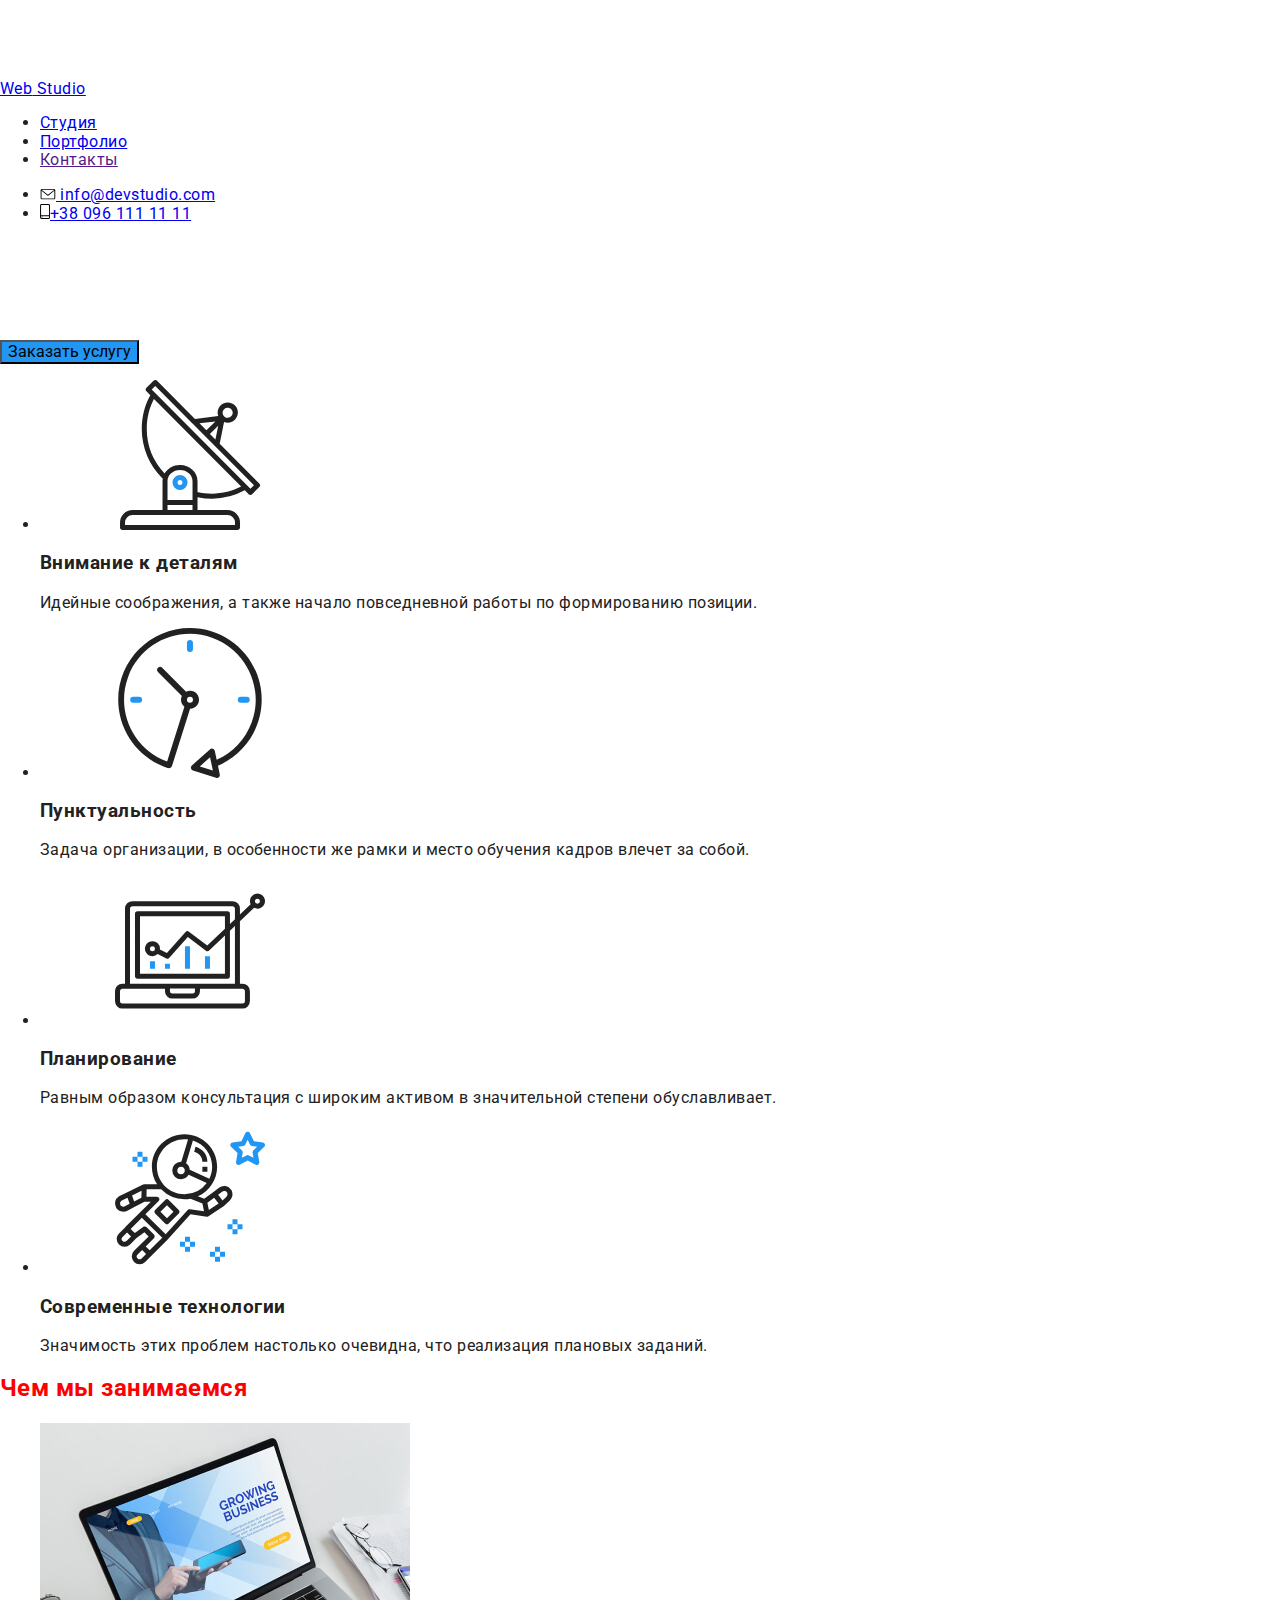
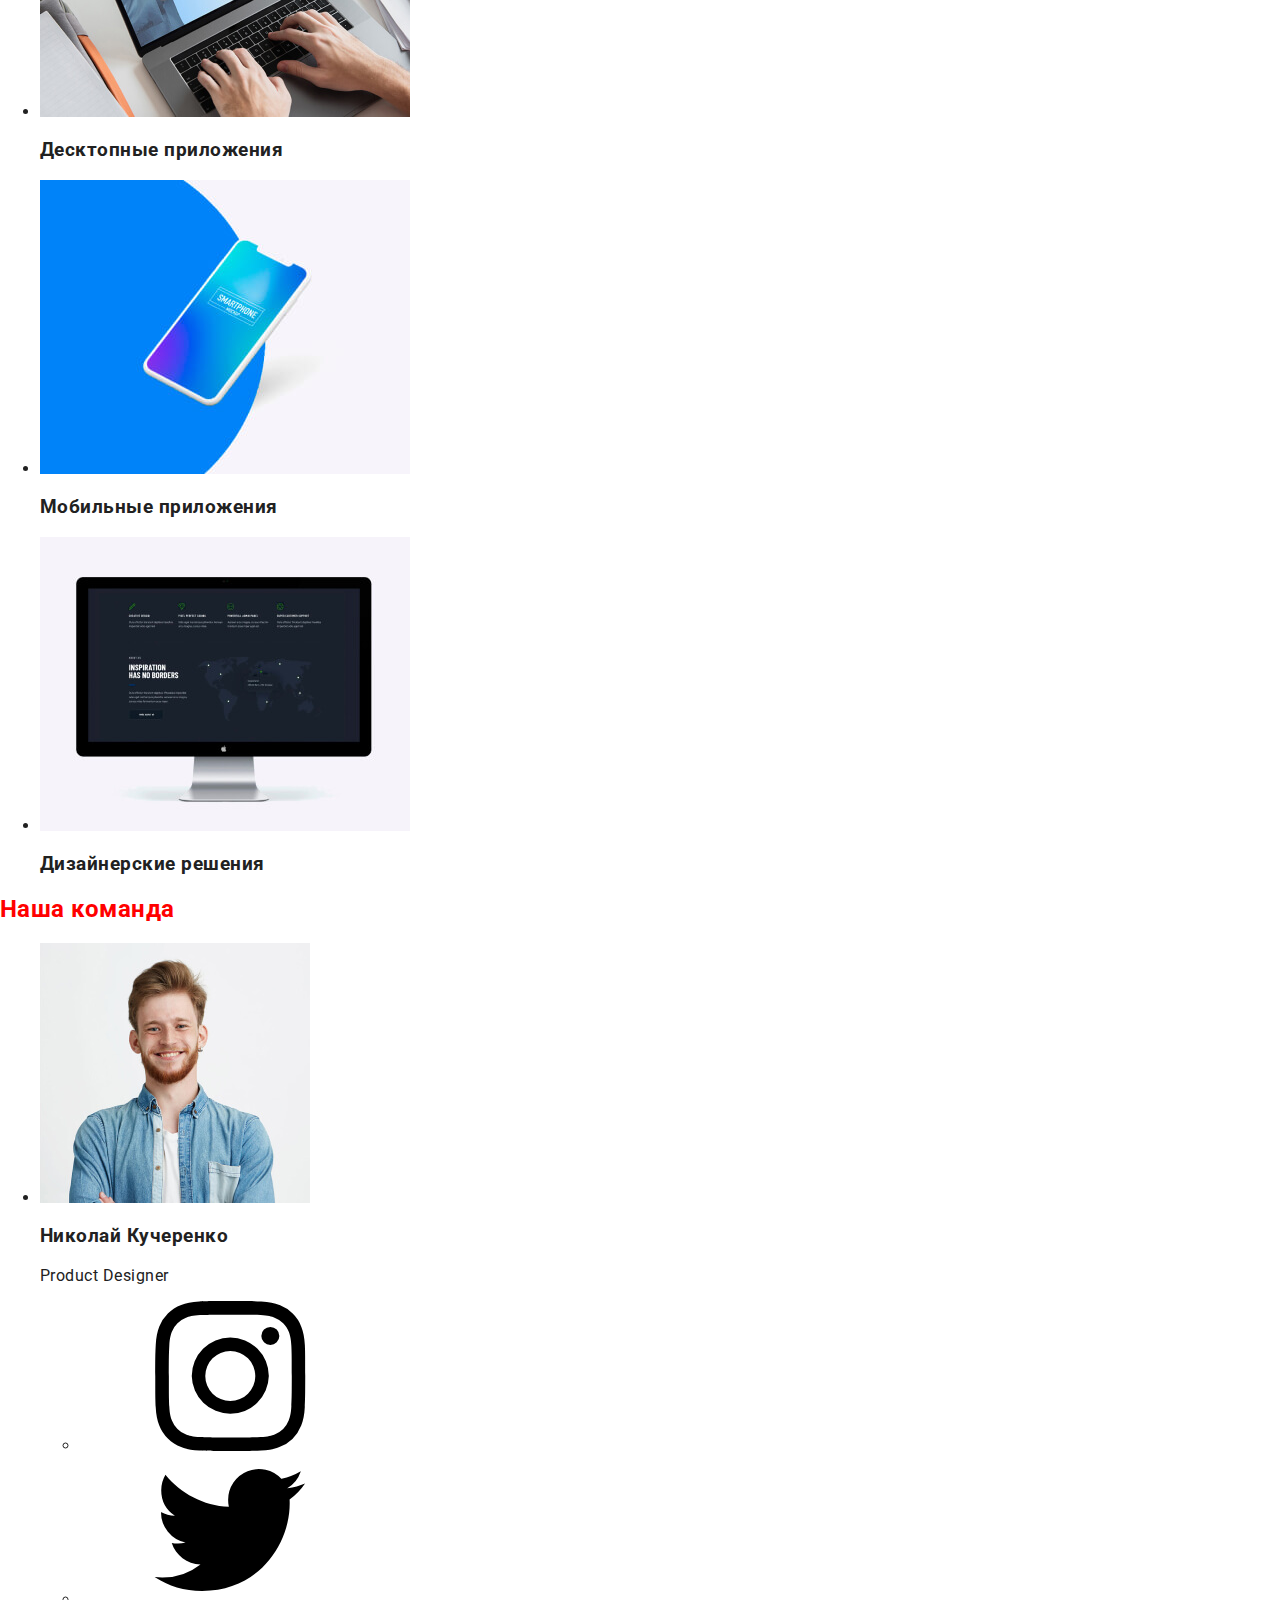
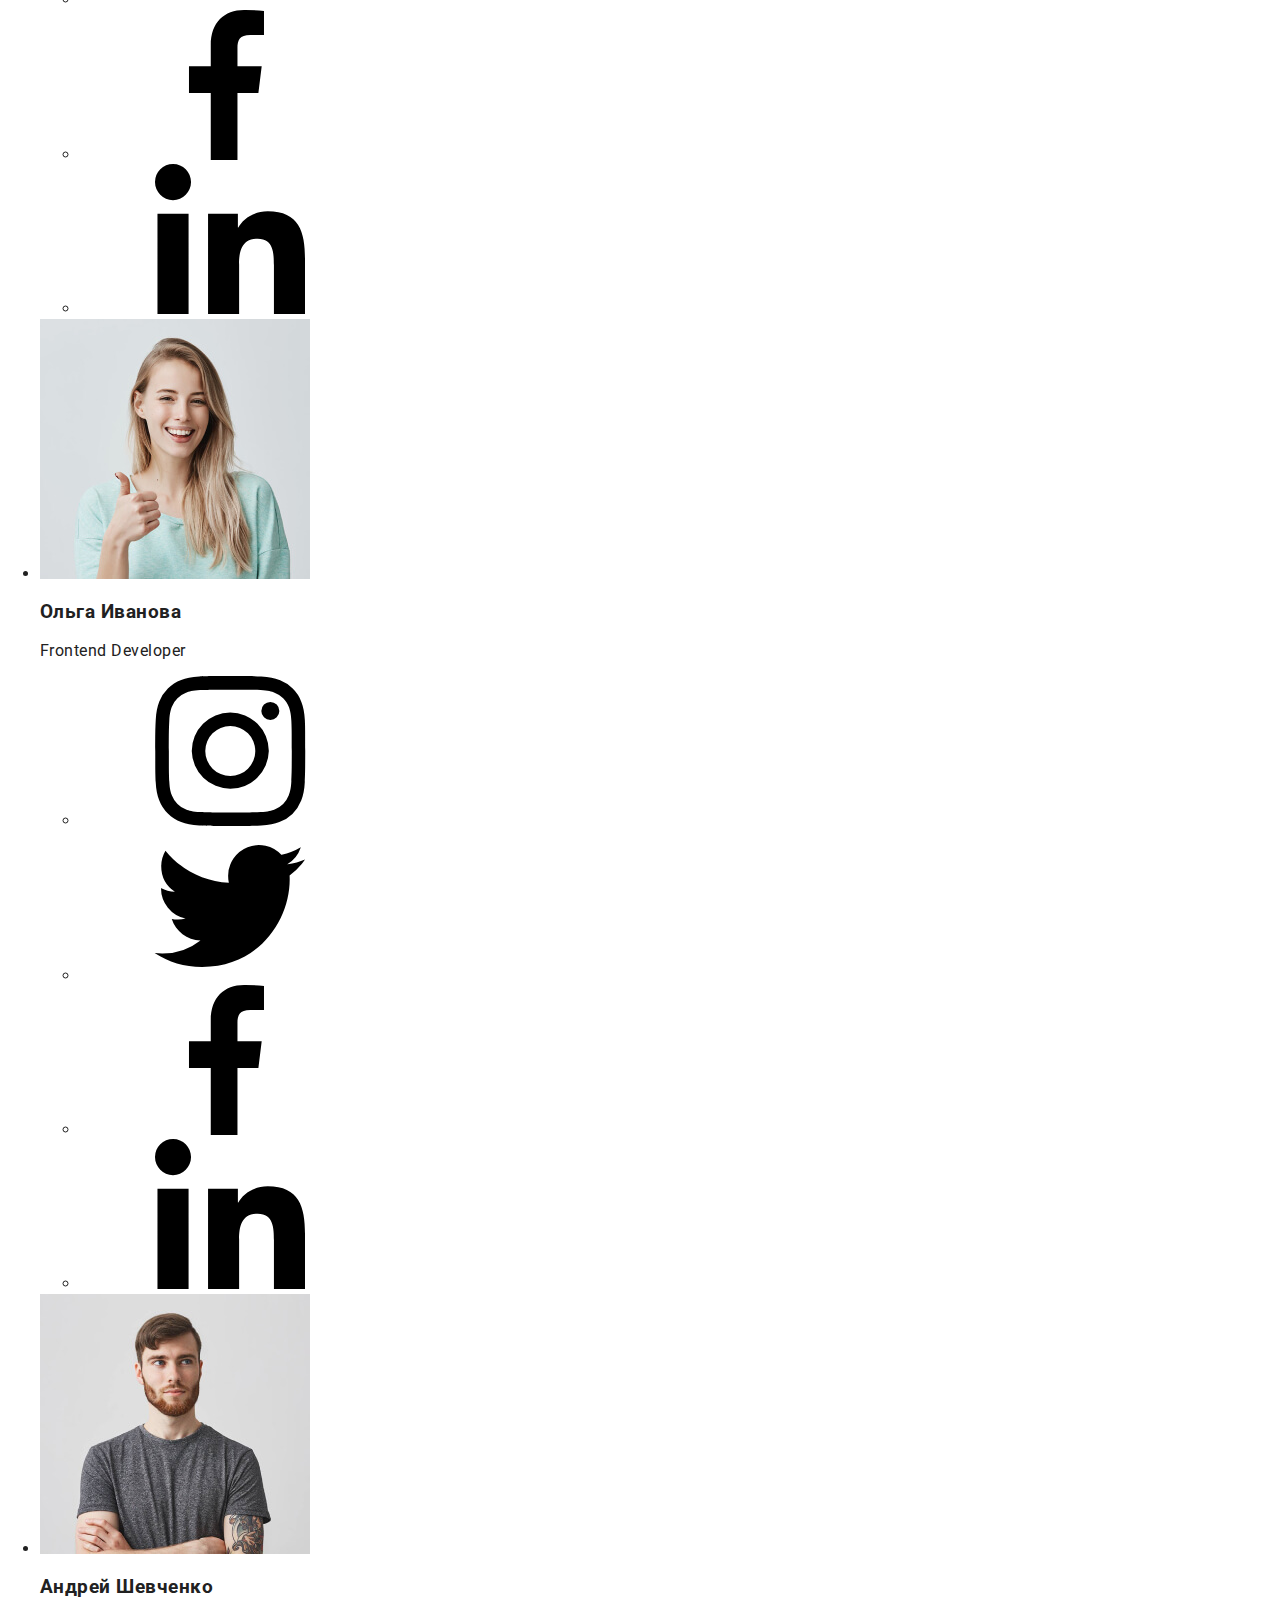
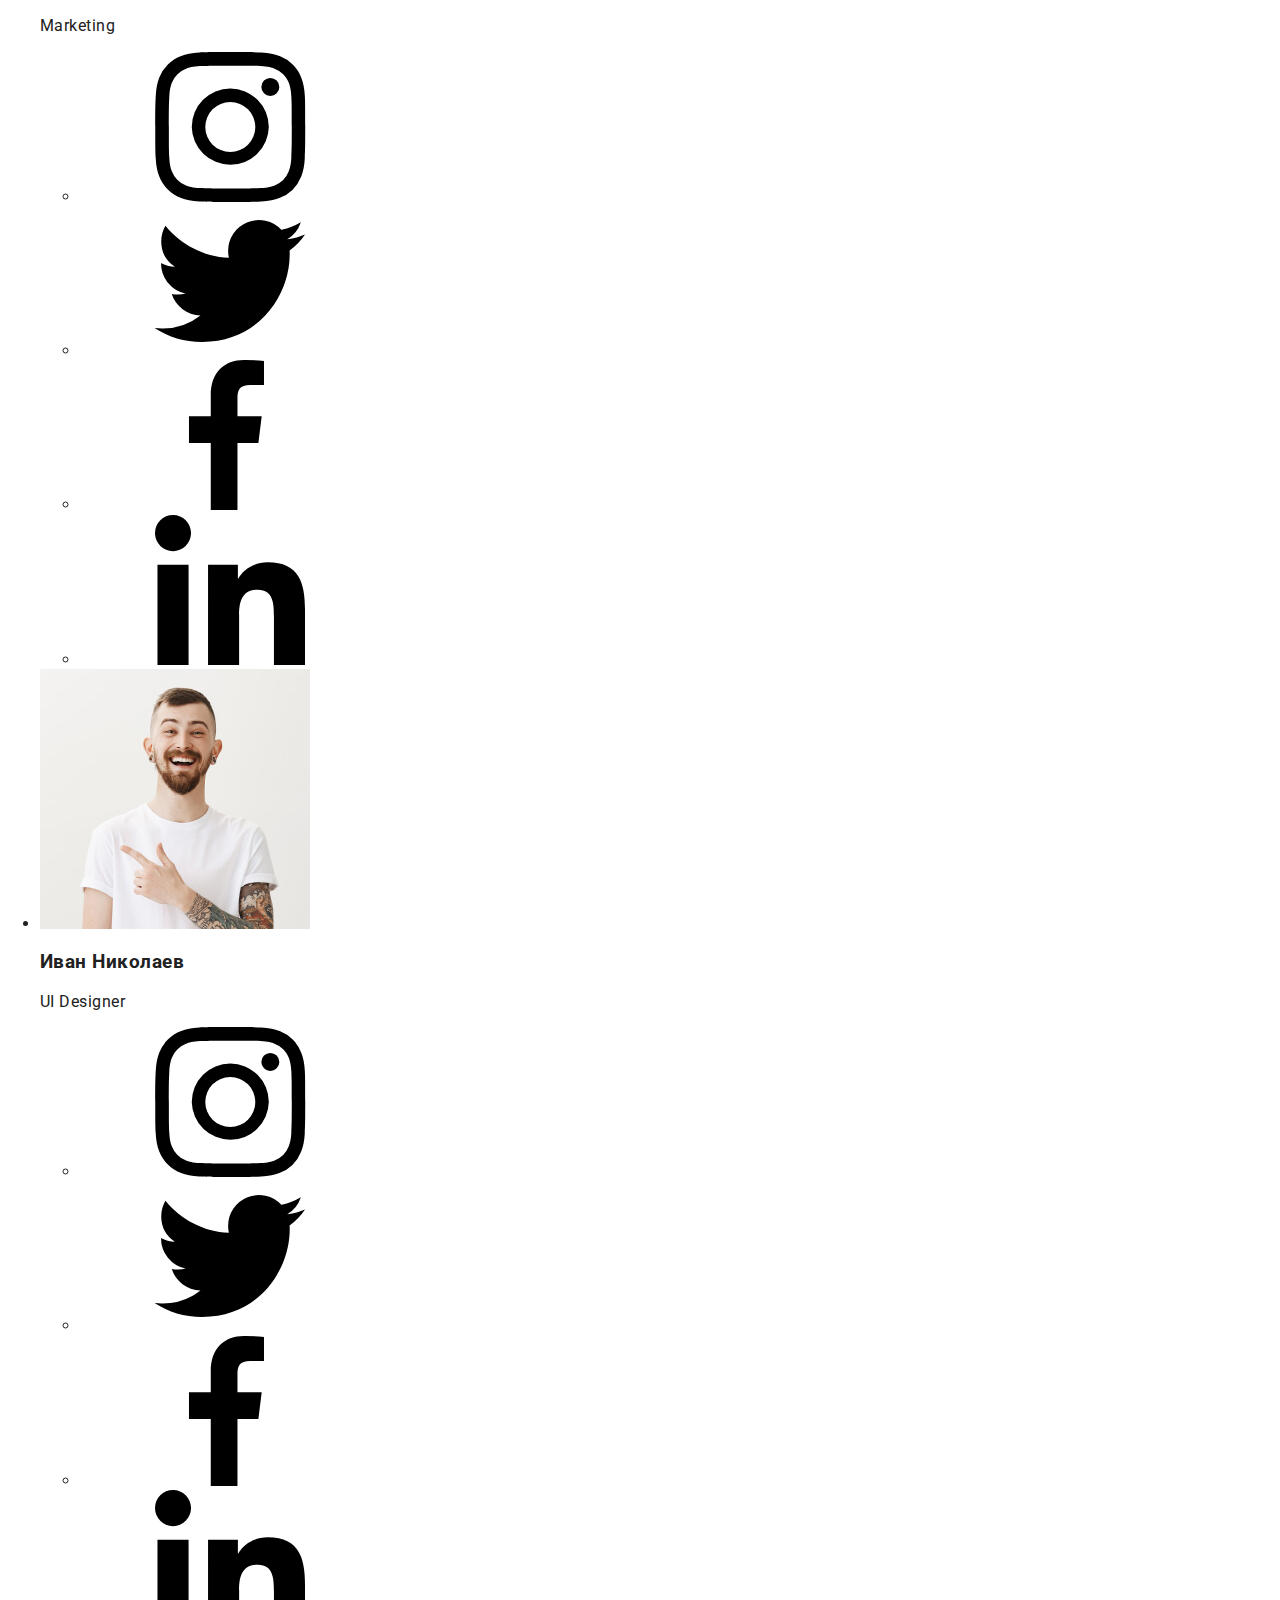
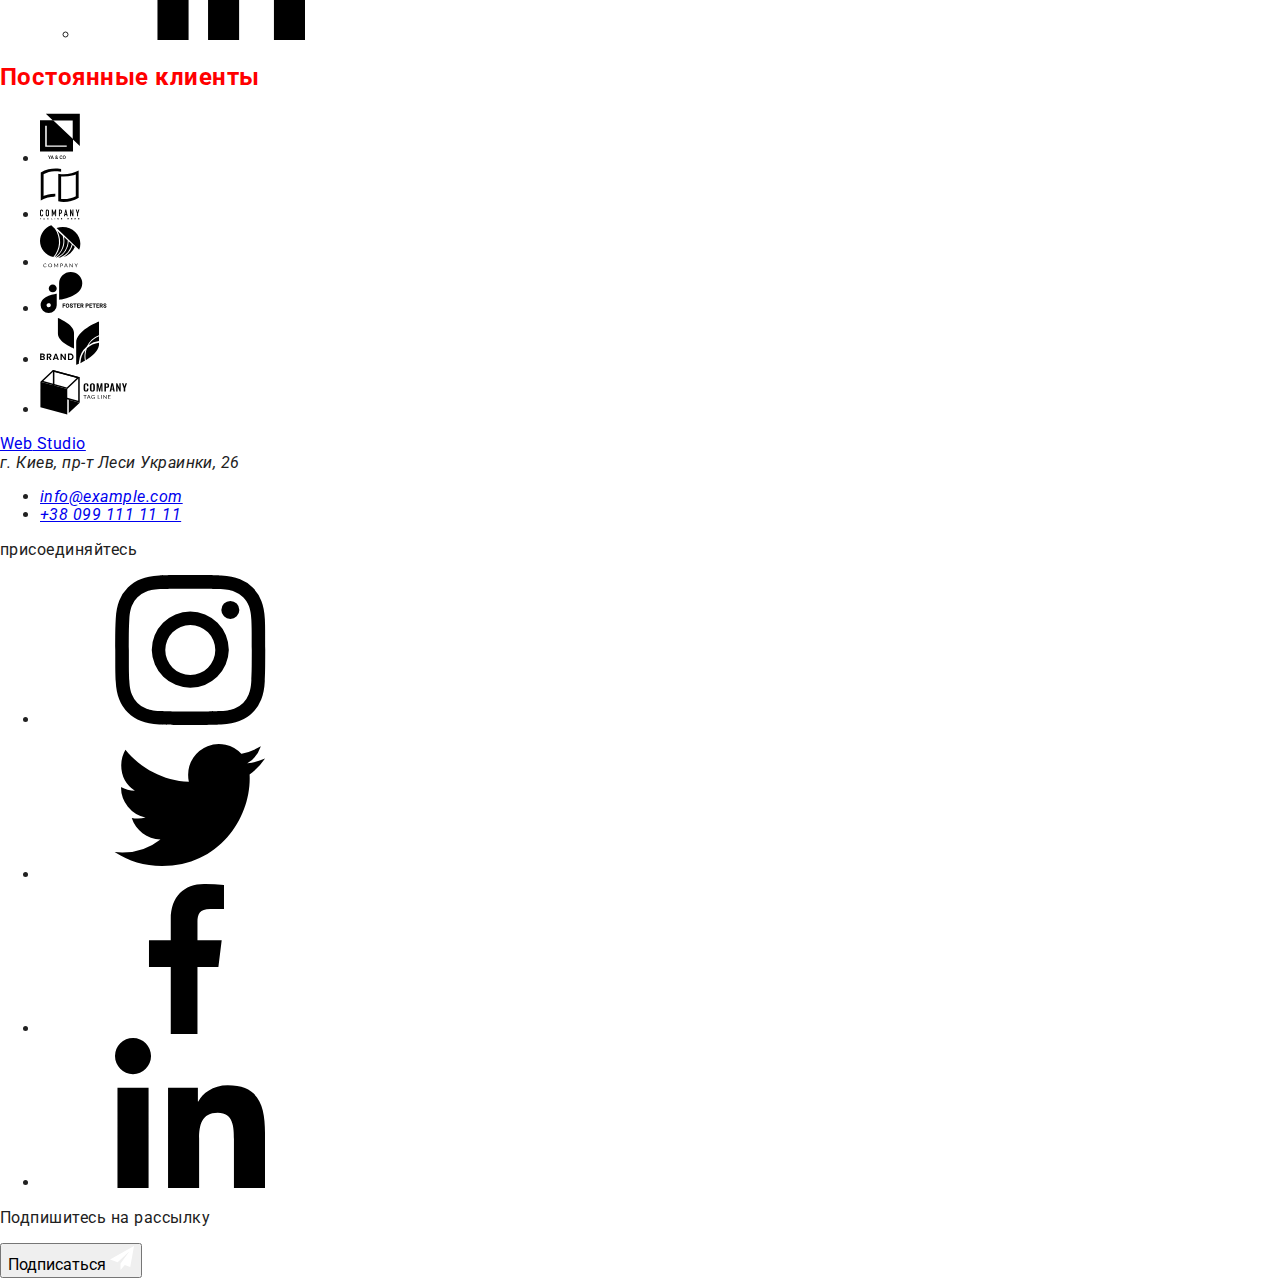
<file: index.html>
<!DOCTYPE html>
<html lang="ru">
  <head>
    <meta charset="UTF-8" />
    <meta name="viewport" content="width=device-width, initial-scale=1.0" />
    <title>Web Studio</title>
    <link
      href="https://fonts.googleapis.com/css2?family=Raleway:wght@700&family=Roboto:wght@400;500;700;900&display=swap"
      rel="stylesheet"
    />

    <!-- <link rel="stylesheet" href="./css/normalize.css" /> -->
    <!-- <link rel="stylesheet" href="./css/style.css" /> -->
    <link rel="stylesheet" href="./css/main.min.css" />
  </head>

  <body>
    <!--header-->
    <header class="header">
      <div class="container header-container">
        <div class="nav-container">
          <nav class="site-nav">
            <a class="webstudio link" href="./index.html" lang="en"
              ><span class="web">Web</span> Studio</a
            >
            <ul class="site-nav-list list">
              <li class="item">
                <a
                  class="link current"
                  href="./index.html"
                  aria-label="Перейти на главную страницу"
                  >Студия</a
                >
              </li>
              <li class="item">
                <a
                  class="link"
                  href="./portfolio.html"
                  aria-label="Перейти на страницу Портфолио"
                  >Портфолио</a
                >
              </li>
              <li class="item">
                <a
                  class="link"
                  href=""
                  aria-label="Перейти на страницу Контакты"
                  >Контакты</a
                >
              </li>
            </ul>
          </nav>
        </div>

        <div class="contacts-container">
          <ul class="header-contacts list">
            <li class="item">
              <a
                class="link"
                href="mailto:info@devstudio.com"
                aria-label="Отправить письмо"
              >
                <svg
                  class="header-contacts-icon envelope"
                  width="16"
                  height="11"
                >
                  <use href="./img/sprite.svg#icon-envelope"></use>
                </svg>
                info@devstudio.com</a
              >
            </li>
            <li>
              <a class="link" href="tel:+380961111111" aria-label="Позвонить">
                <svg class="header-contacts-icon" width="10" height="15">
                  <use href="./img/sprite.svg#icon-smartphone"></use></svg
                >+38 096 111 11 11</a
              >
            </li>
          </ul>
        </div>
      </div>
    </header>

    <!--main-->
    <main class="main">
      <!--hero-section-->
      <section class="section hero">
        <!-- <div class="container"> -->
        <h1 class="hero-title">
          Эффективные решения <br />
          для вашего бизнеса
        </h1>
        <button class="modal-btn">Заказать услугу</button>
        <!-- </div> -->
      </section>

      <!-- section1-features-->
      <section class="section features">
        <div class="container">
          <h2 class="section-title" hidden>Особенности</h2>
          <ul class="features list">
            <li class="item">
              <div class="features-bg">
                <svg class="features-icon">
                  <use href="./img/sprite.svg#icon-antenna"></use>
                </svg>
              </div>
              <h3 class="title">Внимание к деталям</h3>
              <p class="description">
                Идейные соображения, а также начало повседневной работы по
                формированию позиции.
              </p>
            </li>
            <li class="item">
              <div class="features-bg">
                <svg class="features-icon">
                  <use href="./img/sprite.svg#icon-clock"></use>
                </svg>
              </div>
              <h3 class="title">Пунктуальность</h3>
              <p class="description">
                Задача организации, в особенности же рамки и место обучения
                кадров влечет за собой.
              </p>
            </li>
            <li class="item">
              <div class="features-bg">
                <svg class="features-icon">
                  <use href="./img/sprite.svg#icon-diagram"></use>
                </svg>
              </div>
              <h3 class="title">Планирование</h3>
              <p class="description">
                Равным образом консультация с широким активом в значительной
                степени обуславливает.
              </p>
            </li>
            <li class="item">
              <div class="features-bg">
                <svg class="features-icon">
                  <use href="./img/sprite.svg#icon-astronaut"></use>
                </svg>
              </div>
              <h3 class="title">Современные технологии</h3>
              <p class="description">
                Значимость этих проблем настолько очевидна, что реализация
                плановых заданий.
              </p>
            </li>
          </ul>
        </div>
      </section>

      <!--section2-skills-->
      <section class="section skills">
        <div class="container">
          <h2 class="section-title">Чем мы занимаемся</h2>
          <ul class="skills list">
            <li class="item">
              <img
                src="./img/skills/desktop-apps.jpg"
                width="370"
                height="294"
                alt="Десктопные приложения"
              />
              <h3 class="title">Десктопные приложения</h3>
            </li>
            <li class="item">
              <img
                src="./img/skills/mobile-apps.jpg"
                width="370"
                height="294"
                alt="Мобильные приложения"
              />
              <h3 class="title">Мобильные приложения</h3>
            </li>
            <li class="item">
              <img
                src="./img/skills/design-des.jpg"
                width="370"
                height="294"
                alt="Дизайнерские решения"
              />
              <h3 class="title">Дизайнерские решения</h3>
            </li>
          </ul>
        </div>
      </section>

      <!--section3-team-->
      <section class="section team">
        <div class="container">
          <h2 class="section-title">Наша команда</h2>
          <ul class="team list">
            <li class="item">
              <img
                src="./img/team/nikolay-kucherenko.jpg"
                width="270"
                height="260"
                alt="Николай Кучеренко"
              />
              <div class="team-info">
                <h3 class="team-member">Николай Кучеренко</h3>
                <p class="description" lang="en">Product Designer</p>
                <ul class="soc-netw-list list">
                  <li class="soc-netw">
                    <a class="link" href="" aria-label="Сcылка на Instagram">
                      <svg class="soc-icon">
                        <use href="./img/sprite.svg#icon-inst"></use>
                      </svg>
                    </a>
                  </li>
                  <li class="soc-netw">
                    <a class="link" href="" aria-label="Сcылка на Twitter">
                      <svg class="soc-icon">
                        <use href="./img/sprite.svg#icon-twitter"></use>
                      </svg>
                    </a>
                  </li>
                  <li class="soc-netw">
                    <a class="link" href="" aria-label="Сcылка на Facebook">
                      <svg class="soc-icon">
                        <use href="./img/sprite.svg#icon-fb"></use>
                      </svg>
                    </a>
                  </li>
                  <li class="soc-netw">
                    <a class="link" href="" aria-label="Сcылка на Linkedin">
                      <svg class="soc-icon">
                        <use href="./img/sprite.svg#icon-linkedin"></use>
                      </svg>
                    </a>
                  </li>
                </ul>
              </div>
            </li>
            <li class="item">
              <img
                src="./img/team/olga-ivanova.jpg"
                width="270"
                height="260"
                alt="Ольга Иванова"
              />
              <div class="team-info">
                <h3 class="team-member">Ольга Иванова</h3>
                <p class="description" lang="en">Frontend Developer</p>
                <ul class="soc-netw-list list">
                  <li class="soc-netw">
                    <a class="link" href="" aria-label="Сcылка на Instagram"
                      ><svg class="soc-icon">
                        <use href="./img/sprite.svg#icon-inst"></use></svg
                    ></a>
                  </li>
                  <li class="soc-netw">
                    <a class="link" href="" aria-label="Сcылка на Twitter"
                      ><svg class="soc-icon">
                        <use href="./img/sprite.svg#icon-twitter"></use></svg
                    ></a>
                  </li>
                  <li class="soc-netw">
                    <a class="link" href="" aria-label="Сcылка на Facebook"
                      ><svg class="soc-icon">
                        <use href="./img/sprite.svg#icon-fb"></use></svg
                    ></a>
                  </li>
                  <li class="soc-netw">
                    <a class="link" href="" aria-label="Сcылка на Linkedin"
                      ><svg class="soc-icon">
                        <use href="./img/sprite.svg#icon-linkedin"></use></svg
                    ></a>
                  </li>
                </ul>
              </div>
            </li>
            <li class="item">
              <img
                src="./img/team/andrey-shevchenko.jpg"
                width="270"
                height="260"
                alt="Андрей Шевченко"
              />
              <div class="team-info">
                <h3 class="team-member">Андрей Шевченко</h3>
                <p class="description" lang="en">Marketing</p>
                <ul class="soc-netw-list list">
                  <li class="soc-netw">
                    <a class="link" href="" aria-label="Сcылка на Instagram"
                      ><svg class="soc-icon">
                        <use href="./img/sprite.svg#icon-inst"></use></svg
                    ></a>
                  </li>
                  <li class="soc-netw">
                    <a class="link" href="" aria-label="Сcылка на Twitter"
                      ><svg class="soc-icon">
                        <use href="./img/sprite.svg#icon-twitter"></use></svg
                    ></a>
                  </li>
                  <li class="soc-netw">
                    <a class="link" href="" aria-label="Сcылка на Facebook"
                      ><svg class="soc-icon">
                        <use href="./img/sprite.svg#icon-fb"></use></svg
                    ></a>
                  </li>
                  <li class="soc-netw">
                    <a class="link" href="" aria-label="Сcылка на Linkedin">
                      <svg class="soc-icon">
                        <use href="./img/sprite.svg#icon-linkedin"></use></svg
                    ></a>
                  </li>
                </ul>
              </div>
            </li>

            <li class="item">
              <img
                src="./img/team/ivan-nikolaev.jpg"
                width="270"
                height="260"
                alt="Иван Николаев"
              />
              <div class="team-info">
                <h3 class="team-member">Иван Николаев</h3>
                <p class="description" lang="en">UI Designer</p>
                <ul class="soc-netw-list list">
                  <li class="soc-netw">
                    <a class="link" href="" aria-label="Сcылка на Instagram"
                      ><svg class="soc-icon">
                        <use href="./img/sprite.svg#icon-inst"></use></svg
                    ></a>
                  </li>
                  <li class="soc-netw">
                    <a class="link" href="" aria-label="Сcылка на Twitter"
                      ><svg class="soc-icon">
                        <use href="./img/sprite.svg#icon-twitter"></use></svg
                    ></a>
                  </li>
                  <li class="soc-netw">
                    <a class="link" href="" aria-label="Сcылка на Facebook"
                      ><svg class="soc-icon">
                        <use href="./img/sprite.svg#icon-fb"></use></svg
                    ></a>
                  </li>
                  <li class="soc-netw">
                    <a class="link" href="" aria-label="Сcылка на Linkedin"
                      ><svg class="soc-icon">
                        <use href="./img/sprite.svg#icon-linkedin"></use></svg
                    ></a>
                  </li>
                </ul>
              </div>
            </li>
          </ul>
        </div>
      </section>

      <!--section4-clients-->
      <section class="section clients">
        <div class="container">
          <h2 class="section-title">Постоянные клиенты</h2>
          <ul class="clients list">
            <li class="item">
              <a
                class="link"
                href=""
                aria-label="Перейти на сайт компании - постоянного клиента"
              >
                <svg class="clients-icon" width="44" height="52">
                  <use href="./img/sprite.svg#icon-logo1"></use>
                </svg>
              </a>
            </li>
            <li class="item">
              <a
                class="link"
                href=""
                aria-label="Перейти на сайт компании - постоянного клиента"
              >
                <svg class="clients-icon" width="40" height="52">
                  <use href="./img/sprite.svg#icon-logo2"></use>
                </svg>
              </a>
            </li>
            <li class="item">
              <a
                class="link"
                href=""
                aria-label="Перейти на сайт компании - постоянного клиента"
              >
                <svg class="clients-icon" width="41" height="43">
                  <use href="./img/sprite.svg#icon-logo3"></use>
                </svg>
              </a>
            </li>
            <li class="item">
              <a
                class="link"
                href=""
                aria-label="Перейти на сайт компании - постоянного клиента"
              >
                <svg class="clients-icon" width="80" height="42">
                  <use href="./img/sprite.svg#icon-logo4"></use>
                </svg>
              </a>
            </li>
            <li class="item">
              <a
                class="link"
                href=""
                aria-label="Перейти на сайт компании - постоянного клиента"
              >
                <svg class="clients-icon" width="59" height="47">
                  <use href="./img/sprite.svg#icon-logo5"></use>
                </svg>
              </a>
            </li>
            <li class="item">
              <a
                class="link"
                href=""
                aria-label="Перейти на сайт компании - постоянного клиента"
              >
                <svg class="clients-icon" width="88" height="45">
                  <use href="./img/sprite.svg#icon-logo6"></use>
                </svg>
              </a>
            </li>
          </ul>
        </div>
      </section>
      <!-- </div> -->
    </main>

    <!--footer-->
    <footer class="footer">
      <div class="container footer-container">
        <div class="wrapper-address">
          <a class="webstudio link" href="./index.html" lang="en"
            ><span class="web">Web</span> Studio</a
          >
          <address class="address">
            г. Киев, пр-т Леси Украинки, 26
            <ul class="footer-contacts list">
              <li class="item">
                <a
                  class="link"
                  href="mailto:info@example.com"
                  aria-label="Отправить письмо"
                  >info@example.com</a
                >
              </li>
              <li>
                <a class="link" href="tel:+380991111111" aria-label="Позвонить"
                  >+38 099 111 11 11</a
                >
              </li>
            </ul>
          </address>
        </div>
        <div class="wrapper-join-in">
          <p class="join-in">присоединяйтесь</p>
          <ul class="soc-netw-list list">
            <li class="soc-netw footer-link">
              <a class="link" href="" aria-label="Сcылка на Instagram"
                ><svg class="soc-icon-footer">
                  <use href="./img/sprite.svg#icon-inst"></use></svg
              ></a>
            </li>
            <li class="soc-netw footer-link">
              <a class="link" href="" aria-label="Сcылка на Twitter"
                ><svg class="soc-icon-footer">
                  <use href="./img/sprite.svg#icon-twitter"></use></svg
              ></a>
            </li>
            <li class="soc-netw footer-link">
              <a class="link" href="" aria-label="Сcылка на Facebook"
                ><svg class="soc-icon-footer">
                  <use href="./img/sprite.svg#icon-fb"></use></svg
              ></a>
            </li>
            <li class="soc-netw footer-link">
              <a class="link" href="" aria-label="Сcылка на Linkedin"
                ><svg class="soc-icon-footer">
                  <use href="./img/sprite.svg#icon-linkedin"></use></svg
              ></a>
            </li>
          </ul>
        </div>
        <div class="wrapper-subscribe">
          <p class="subscribe">Подпишитесь на рассылку</p>
          <button type="button" class="form-btn">
            Подписаться
            <svg class="form-btn-icon" width="24" height="24">
              <use href="./img/sprite.svg#icon-icon-send"></use>
            </svg>
          </button>
        </div>
      </div>
    </footer>
  </body>
</html>
</file>
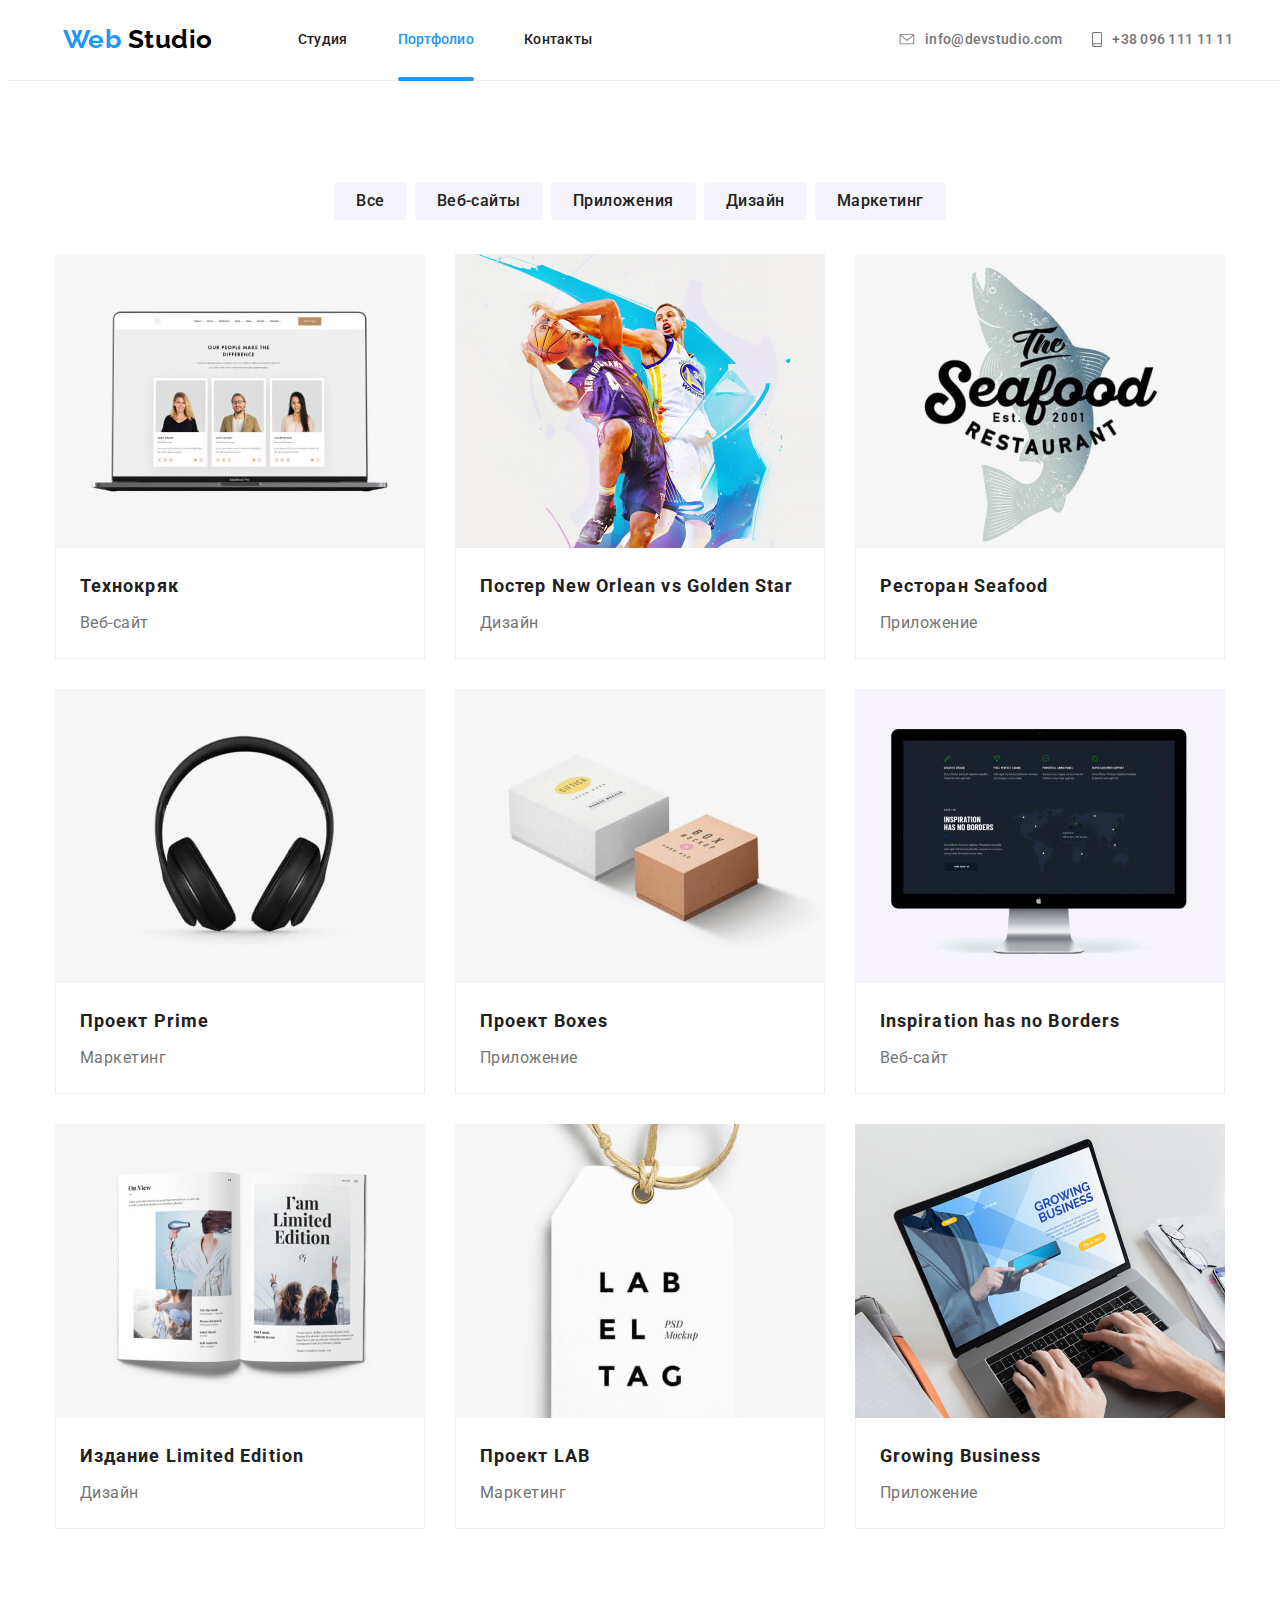
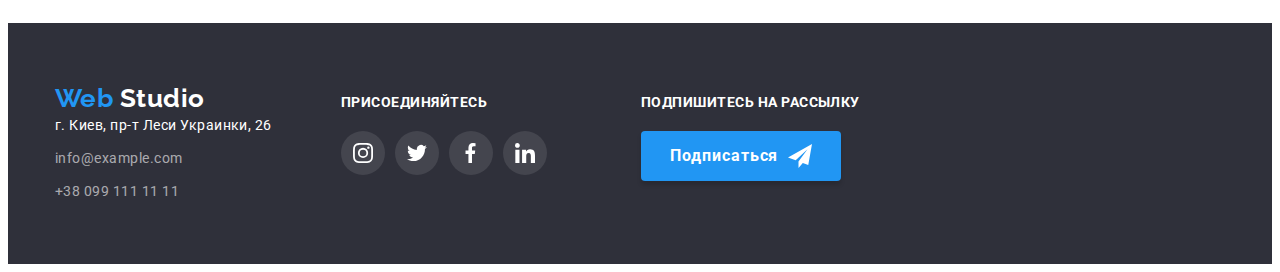
<file: portfolio.html>
<!DOCTYPE html>
<html lang="ru">
  <head>
    <meta charset="UTF-8" />
    <meta name="viewport" content="width=device-width, initial-scale=1.0" />
    <title>Portfolio</title>
    <link
      href="https://fonts.googleapis.com/css2?family=Raleway:wght@700&family=Roboto:wght@400;500;700;900&display=swap"
      rel="stylesheet"
    />
    <link rel="stylesheet" href="./css/style.css" />
    <link rel="stylesheet" href="./css/normalize.css" />
  </head>

  <body>
    <!--header-->
    <header class="header portfolio-header">
      <div class="container header-container">
        <div class="nav-container">
          <nav class="site-nav">
            <a class="webstudio link" href="./index.html" lang="en"
              ><span class="web">Web</span> Studio</a
            >
            <ul class="site-nav-list list">
              <li class="item">
                <a class="link" href="./index.html">Студия</a>
              </li>
              <li class="item">
                <a class="link current" href="./portfolio.html">Портфолио</a>
              </li>
              <li class="item"><a class="link" href="">Контакты</a></li>
            </ul>
          </nav>
        </div>

        <div class="contacts-container">
          <ul class="header-contacts list">
            <li class="item">
              <a
                class="link"
                href="mailto:info@devstudio.com"
                aria-label="Отправить письмо"
              >
                <svg
                  class="header-contacts-icon envelope"
                  width="16"
                  height="11"
                >
                  <use href="./img/sprite.svg#icon-envelope"></use>
                </svg>
                info@devstudio.com</a
              >
            </li>
            <li>
              <a class="link" href="tel:+380961111111" aria-label="Позвонить">
                <svg class="header-contacts-icon" width="10" height="15">
                  <use href="./img/sprite.svg#icon-smartphone"></use></svg
                >+38 096 111 11 11</a
              >
            </li>
          </ul>
        </div>
      </div>
    </header>

    <!-- main -->
    <main>
      <!-- section-portfolio -->
      <section class="portfolio">
        <div class="container">
          <h1 hidden>Портфолио</h1>
          <ul class="filter-list list">
            <li class="item">
              <button type="button" class="filter-btn">Все</button>
            </li>
            <li class="item">
              <button type="button" class="filter-btn">Веб-сайты</button>
            </li>
            <li class="item">
              <button type="button" class="filter-btn">Приложения</button>
            </li>
            <li class="item">
              <button type="button" class="filter-btn">Дизайн</button>
            </li>
            <li class="item">
              <button type="button" class="filter-btn">Маркетинг</button>
            </li>
          </ul>

          <ul class="portfolio-projects list">
            <li class="item">
              <a class="link" href="">
                <div class="portfolio-card">
                  <img
                    src="./img/portfolio/tehnokryak.jpg"
                    width="370"
                    height="294"
                    alt="Страница сайта"
                  />
                </div>
                <div class="projects-border">
                  <h2 class="title">Технокряк</h2>
                  <p class="subtitle">Веб-сайт</p>
                  <!-- <p class="description"> 
                    Технокряк это современная площадка распространения
                    коронавируса. Компании используют эту платформу для
                    цифрового шпионажа и атак на защищённые сервера конкурентов.
                  </p>-->
                </div></a
              >
            </li>
            <li class="item">
              <a class="link" href="">
                <div class="portfolio-card">
                  <img
                    src="./img/portfolio/poster-ball.jpg"
                    width="370"
                    height="294"
                    alt="Постер с баскетболистами"
                  />
                </div>
                <div class="projects-border">
                  <h2 class="title">
                    Постер <span lang="en">New Orlean vs Golden Star</span>
                  </h2>
                  <p class="subtitle">Дизайн</p>
                  <!-- <p class="description"> 
                    Технокряк это современная площадка распространения
                    коронавируса. Компании используют эту платформу для
                    цифрового шпионажа и атак на защищённые сервера конкурентов.
                  </p>-->
                </div></a
              >
            </li>
            <li class="item">
              <a class="link" href="">
                <div class="portfolio-card">
                  <img
                    src="./img/portfolio/seafood.jpg"
                    width="370"
                    height="294"
                    alt="Логотип ресторана морепродуктов"
                  />
                </div>
                <div class="projects-border">
                  <h2 class="title">Ресторан <span lang="en">Seafood</span></h2>
                  <p class="subtitle">Приложение</p>
                  <!-- <p class="description"> 
                    Технокряк это современная площадка распространения
                    коронавируса. Компании используют эту платформу для
                    цифрового шпионажа и атак на защищённые сервера конкурентов.
                  </p>-->
                </div></a
              >
            </li>

            <li class="item">
              <a class="link" href="">
                <div class="portfolio-card">
                  <img
                    src="./img/portfolio/headphones.jpg"
                    width="370"
                    height="294"
                    alt="Наушники"
                  />
                </div>
                <div class="projects-border">
                  <h2 class="title">Проект <span lang="en">Prime</span></h2>
                  <p class="subtitle">Маркетинг</p>
                  <!-- <p class="description"> 
                    Технокряк это современная площадка распространения
                    коронавируса. Компании используют эту платформу для
                    цифрового шпионажа и атак на защищённые сервера конкурентов.
                  </p>-->
                </div></a
              >
            </li>
            <li class="item">
              <a class="link" href="">
                <div class="portfolio-card">
                  <img
                    src="./img/portfolio/boxes.jpg"
                    width="370"
                    height="294"
                    alt="Коробки"
                  />
                </div>
                <div class="projects-border">
                  <h2 class="title">Проект <span lang="en">Boxes</span></h2>
                  <p class="subtitle">Приложение</p>
                  <!-- <p class="description"> 
                    Технокряк это современная площадка распространения
                    коронавируса. Компании используют эту платформу для
                    цифрового шпионажа и атак на защищённые сервера конкурентов.
                  </p>-->
                </div></a
              >
            </li>
            <li class="item">
              <a class="link" href="">
                <div class="portfolio-card">
                  <img
                    src="./img/portfolio/desktop-site.jpg"
                    width="370"
                    height="294"
                    alt="Монитор компьютера"
                  />
                </div>
                <div class="projects-border">
                  <h2 class="title" lang="en">Inspiration has no Borders</h2>
                  <p class="subtitle">Веб-сайт</p>
                  <!-- <p class="description"> 
                    Технокряк это современная площадка распространения
                    коронавируса. Компании используют эту платформу для
                    цифрового шпионажа и атак на защищённые сервера конкурентов.
                  </p>-->
                </div></a
              >
            </li>
            <li class="item">
              <a class="link" href="">
                <div class="portfolio-card">
                  <img
                    src="./img/portfolio/book.jpg"
                    width="370"
                    height="294"
                    alt="Книга"
                  />
                </div>
                <div class="projects-border">
                  <h2 class="title">
                    Издание <span lang="en">Limited Edition</span>
                  </h2>
                  <p class="subtitle">Дизайн</p>
                  <!-- <p class="description"> 
                    Технокряк это современная площадка распространения
                    коронавируса. Компании используют эту платформу для
                    цифрового шпионажа и атак на защищённые сервера конкурентов.
                  </p>-->
                </div></a
              >
            </li>
            <li class="item">
              <a class="link" href="">
                <div class="portfolio-card">
                  <img
                    src="./img/portfolio/label.jpg"
                    width="370"
                    height="294"
                    alt="Лейбл"
                  />
                </div>
                <div class="projects-border">
                  <h2 class="title">Проект <span lang="en">LAB</span></h2>
                  <p class="subtitle">Маркетинг</p>
                  <!-- <p class="description"> 
                    Технокряк это современная площадка распространения
                    коронавируса. Компании используют эту платформу для
                    цифрового шпионажа и атак на защищённые сервера конкурентов.
                  </p>-->
                </div></a
              >
            </li>
            <li class="item">
              <a class="link" href="">
                <div class="portfolio-card">
                  <img
                    src="./img/portfolio/laptop.jpg"
                    width="370"
                    height="294"
                    alt="Человек за ноутбуком"
                  />
                </div>
                <div class="projects-border">
                  <h2 class="title" lang="en">Growing Business</h2>
                  <p class="subtitle">Приложение</p>
                  <!-- <p class="description"> 
                    Технокряк это современная площадка распространения
                    коронавируса. Компании используют эту платформу для
                    цифрового шпионажа и атак на защищённые сервера конкурентов.
                  </p>-->
                </div></a
              >
            </li>
          </ul>
        </div>
      </section>
    </main>
    <!--footer-->
    <footer class="footer">
      <div class="container footer-container">
        <div class="wrapper-address">
          <a class="webstudio link" href="./index.html" lang="en"
            ><span class="web">Web</span> Studio</a
          >
          <address class="address">
            г. Киев, пр-т Леси Украинки, 26
            <ul class="footer-contacts list">
              <li class="item">
                <a
                  class="link"
                  href="mailto:info@example.com"
                  aria-label="Отправить письмо"
                  >info@example.com</a
                >
              </li>
              <li>
                <a class="link" href="tel:+380991111111" aria-label="Позвонить"
                  >+38 099 111 11 11</a
                >
              </li>
            </ul>
          </address>
        </div>
        <div class="wrapper-join-in">
          <p class="join-in">присоединяйтесь</p>
          <ul class="soc-netw-list list">
            <li class="soc-netw footer-link">
              <a class="link" href="" aria-label="Сcылка на Instagram"
                ><svg class="soc-icon-footer">
                  <use href="./img/sprite.svg#icon-inst"></use></svg
              ></a>
            </li>
            <li class="soc-netw footer-link">
              <a class="link" href="" aria-label="Сcылка на Twitter"
                ><svg class="soc-icon-footer">
                  <use href="./img/sprite.svg#icon-twitter"></use></svg
              ></a>
            </li>
            <li class="soc-netw footer-link">
              <a class="link" href="" aria-label="Сcылка на Facebook"
                ><svg class="soc-icon-footer">
                  <use href="./img/sprite.svg#icon-fb"></use></svg
              ></a>
            </li>
            <li class="soc-netw footer-link">
              <a class="link" href="" aria-label="Сcылка на Linkedin"
                ><svg class="soc-icon-footer">
                  <use href="./img/sprite.svg#icon-linkedin"></use></svg
              ></a>
            </li>
          </ul>
        </div>
        <div class="wrapper-subscribe">
          <p class="subscribe">Подпишитесь на рассылку</p>
          <button type="button" class="form-btn">
            Подписаться
            <svg class="form-btn-icon" width="24" height="24">
              <use href="./img/sprite.svg#icon-icon-send"></use>
            </svg>
          </button>
        </div>
      </div>
    </footer>
  </body>
</html>
</file>
<file: css/style.css>
/*заголовки  h #212121
  текст p #757575
  цвет ховер #2196f3
  белый #ffffff
  черный #000000
  studio в хедере#ffffff
  фон блока команды #f5f4fa
  фон футера #2f303a
  контакты и мейл-форма в футере rgba(255, 255, 255, 0.6)*/

:root {
  --clear-black-color: #000000;
  --primary-text-color: #212121;
  --secondary-text-color: #757575;
  --accent-color: #2196f3;
  --footer-background: #2f303a;
  --clear-white-color: #ffffff;
  --secondary-bg-color: #f5f4fa;
  --portfolio-projects-bg-color: #eeeeee;
  --button-hover-color: #188ce8;
  --footer-link-color: rgba(255, 255, 255, 0.6);
  --skills-title-bg-color: rgba(47, 48, 58, 0.8);
  --icons-color: #afb1b8;
  --footer-link-bg-color: rgba(255, 255, 255, 0.1);
  --bg-portfolio-hover: rgba(33, 150, 243, 0.9);
  --main-font: 'Roboto', sans-serif;
  --secondary-font: 'Raleway', sans-serif;
  --transition-timing-function: cubic-bezier(0.4, 0, 0.2, 1);
}
html {
  box-sizing: border-box;
}

*,
*::before,
*::after {
  box-sizing: inherit;
  /* margin: 0; 
  padding: 0;*/
}
img {
  display: block;
}
body {
  padding-top: 80px;
  font-family: var(--main-font);
  background-color: var(--clear-white-color);
  color: var(--primary-text-color);
  letter-spacing: 0.03em;
}
.list {
  display: flex;
  padding: 0;
  margin: 0;
  list-style: none;
}
.link {
  display: block;
  text-decoration: none;
}
button {
  font-family: inherit;
  color: inherit;
  letter-spacing: inherit;
  border: none;
  /* border: 1px solid transparent; */
}
h1,
h2,
h3,
p {
  margin: 0;
  padding: 0;
}
img {
  display: block;
}

.container {
  margin-left: auto;
  margin-right: auto;
  width: 1200px;
  padding-left: 15px;
  padding-right: 15px;
}

/* header css */
/* .header { 
  border: 1px solid #ececec;
}*/
.header {
  position: fixed;
  width: 100%;
  min-height: 80px;
  top: 0;
  z-index: 10;
  background-color: #fff;
}
.webstudio {
  display: block;
  font-family: var(--secondary-font);
  font-weight: 700;
  font-size: 26px;
  line-height: 1.19;
  transition: color 250ms var(--transition-timing-function);
}
.web {
  color: var(--accent-color);
}
.header .webstudio {
  padding-top: 24px;
  padding-bottom: 25px;
  margin-right: 85px;
  color: var(--clear-black-color);
}
.header-container,
.site-nav {
  display: flex;
}
.header-container {
  justify-content: space-between;
}
.site-nav-list .item:not(:last-child) {
  margin-right: 50px;
}
.header-contacts .item:not(:last-child) {
  margin-right: 30px;
}
.site-nav-list .link,
.header-contacts .link {
  display: block;
  padding-top: 32px;
  padding-bottom: 32px;
  color: var(--primary-text-color);
  font-weight: 500;
  font-size: 14px;
  line-height: 1.14;
  letter-spacing: 0.02em;
  transition: color 250ms var(--transition-timing-function);
}
.header-contacts .link {
  display: flex;
  justify-content: center;
  align-items: center;
  color: var(--secondary-text-color);
}
.header-contacts-icon {
  margin-right: 10px;
  fill: currentColor;
}
.link:hover,
.link:focus {
  color: var(--accent-color);
}
.site-nav-list .link.current {
  color: var(--accent-color);
}
.current {
  position: relative;
}
.current::after {
  position: absolute;
  content: '';
  display: block;
  width: 100%;
  height: 4px;
  background-color: var(--accent-color);
  bottom: -1px;
  border-radius: 2px;
}

/* hero css */
.hero {
  max-width: 1600px;
  margin: auto;
  padding-top: 200px;
  padding-bottom: 200px;
  height: 600px;
  background-color: var(--primary-text-color);
  background-image: linear-gradient(
      rgba(47, 48, 58, 0.8),
      rgba(47, 48, 58, 0.8)
    ),
    url(../img/hero.jpg);
  background-repeat: no-repeat;
  background-position: center;
  /* background-size: cover; */
  text-align: center;
}
.hero-title {
  margin-bottom: 30px;
  color: var(--clear-white-color);
  font-weight: 900;
  font-size: 44px;
  line-height: 1.36;
  letter-spacing: 0.06em;
  text-transform: uppercase;
}
.modal-btn,
.form-btn {
  display: inline-block;
  min-width: 200px;
  height: 50px;
  color: var(--clear-white-color);
  background-color: var(--accent-color);
  font-weight: 700;
  font-size: 16px;
  line-height: 1.88;
  text-align: center;
  letter-spacing: 0.06em;
  box-shadow: 0px 4px 4px rgba(0, 0, 0, 0.15);
  border-radius: 4px;
  transition: background-color 250ms var(--transition-timing-function);
}
.modal-btn {
  padding: 10px 32px;
}
.form-btn {
  display: flex;
  justify-content: center;
  align-items: center;
  padding: 10px 29px;
}
.form-btn-icon {
  margin-left: 10px;
}
.modal-btn:hover,
.modal-btn:focus {
  background-color: var(--button-hover-color);
}

/* common css */
.section.features {
  padding-top: 94px;
  padding-bottom: 47px;
}
.section.skills {
  padding-top: 47px;
  padding-bottom: 94px;
}
.section.team,
.section.clients {
  padding-top: 94px;
  padding-bottom: 94px;
}
.footer {
  padding-top: 60px;
  padding-bottom: 60px;
}
.section-title {
  margin-bottom: 50px;
  font-size: 36px;
  line-height: 1.17;
  text-align: center;
}
.features .title {
  display: inline-block;
  margin-bottom: 10px;
  font-size: 14px;
  line-height: 1.14;
  text-transform: uppercase;
}

/* features css */
.features .item {
  width: calc((100% - 90px) / 4);
}
.features .item:not(:last-child) {
  margin-right: 30px;
}
.features-icon {
  width: 70px;
  height: 70px;
}
.features-bg {
  height: 120px;
  padding: 25px 100px;
  margin-bottom: 30px;
  background-color: var(--secondary-bg-color);
}
.features .description {
  color: var(--secondary-text-color);
  font-size: 14px;
  line-height: 1.71;
}

/* skills css */
.skills .title {
  padding-top: 27px;
  padding-bottom: 27px;
  color: var(--clear-white-color);
  background-color: var(--skills-title-bg-color);
  font-size: 14px;
  line-height: 1.14;
  text-align: center;
  text-transform: uppercase;
  position: absolute;
  width: 100%;
  left: 0;
  bottom: 0;
}
.skills .item {
  width: calc((100% - 60px) / 3);
  position: relative;
}
.skills .item:not(:last-child) {
  margin-right: 30px;
}

/* team css */
.team {
  background-color: var(--secondary-bg-color);
}
.team .item {
  width: calc((100% - 90px) / 4);
  background: #ffffff;
  box-shadow: 0px 2px 1px rgba(0, 0, 0, 0.2), 0px 1px 1px rgba(0, 0, 0, 0.14),
    0px 1px 3px rgba(0, 0, 0, 0.12);
  border-radius: 0px 0px 4px 4px;
}
.team .item:not(:last-child) {
  margin-right: 30px;
}
.team-member {
  margin-bottom: 10px;
  font-weight: 500;
  font-size: 16px;
  line-height: 1.19;
  text-align: center;
}
.team-info {
  padding: 30px 32px 24px;
}
.team .description {
  margin-bottom: 16px;
  color: var(--secondary-text-color);
  font-size: 16px;
  line-height: 1.19;
  text-align: center;
}
.team .soc-netw-list {
  justify-content: space-between;
}
.soc-icon {
  width: 20px;
  height: 20px;
  fill: currentColor;
}
.soc-netw .link {
  justify-content: center;
  align-items: center;
  padding: 12px;
  width: 44px;
  height: 44px;
  border-radius: 50%;
  color: var(--icons-color);
  transition: color 250ms var(--transition-timing-function),
    background-color 250ms var(--transition-timing-function);
}
.soc-netw .link:hover,
.soc-netw .link:focus {
  color: var(--clear-white-color);
  background-color: var(--accent-color);
}

/* clients css */
.clients .item {
  /* display: block; */
  /* display: flex; */
  justify-content: center;
  align-items: center;
  width: calc((100% - 150px) / 6);
  height: 90px;
  /* border: 1px solid #afb1b8; */
  /* border-radius: 4px; */
}
.clients .item:not(:last-child) {
  margin-right: 30px;
}
.clients .link {
  display: flex;
  justify-content: center;
  align-items: center;
  width: 170px;
  height: 90px;
  border: 1px solid var(--icons-color);
  color: var(--icons-color);
  border-radius: 4px;
  transition: color 250ms var(--transition-timing-function),
    border-color 250ms var(--transition-timing-function);
}
.clients .link:hover,
.clients .link:focus {
  color: var(--accent-color);
  border-color: var(--accent-color);
}
.clients-icon {
  fill: currentColor;
}

/* footer css */
.footer {
  background: var(--footer-background);
}
.footer-container {
  display: flex;
  align-items: baseline;
}
.footer .webstudio {
  color: var(--clear-white-color);
}
.address {
  color: var(--clear-white-color);
  font-style: normal;
  font-size: 14px;
  line-height: 1.71;
}
.footer-contacts .link {
  color: var(--footer-link-color);
}
.footer-contacts .item {
  margin-top: 9px;
  margin-bottom: 9px;
}
.footer-contacts {
  flex-direction: column;
}
.join-in,
.subscribe {
  margin-bottom: 20px;
  font-weight: 700;
  font-size: 14px;
  line-height: 1.14;
  text-transform: uppercase;
  color: var(--clear-white-color);
}
.wrapper-address {
  margin-right: 69px;
}
.wrapper-join-in {
  width: 206px;
  margin-right: 94px;
}
.footer .soc-netw-list {
  justify-content: space-between;
}
.footer-link .link {
  color: var(--clear-white-color);
  background-color: var(--footer-link-bg-color);
}
.soc-icon-footer {
  width: 20px;
  height: 20px;
  fill: currentColor;
}

/* portfolio main css */
.filter-btn {
  background-color: var(--secondary-bg-color);
  font-weight: 500;
  font-size: 16px;
  line-height: 1.63;
  text-align: center;
  border-radius: 4px;
  transition: color 250ms var(--transition-timing-function),
    background-color 250ms var(--transition-timing-function),
    box-shadov 250ms var(--transition-timing-function);
}
.filter-btn:hover,
.filter-btn:focus {
  color: var(--clear-white-color);
  background-color: var(--accent-color);
  box-shadow: 0px 2px 2px rgba(0, 0, 0, 0.12), 0px 1px 2px rgba(0, 0, 0, 0.08),
    0px 3px 1px rgba(0, 0, 0, 0.1);
}

.filter-list {
  justify-content: center;
  margin-bottom: 34px;
}
.filter-list .item:not(:last-child) {
  margin-right: 8px;
}
.filter-btn {
  padding: 6px 22px;
}

.portfolio {
  padding-top: 94px;
  padding-bottom: 94px;
}
.portfolio-header {
  border-bottom: 1px solid #ececec;
}
.portfolio-projects {
  flex-wrap: wrap;
}
.portfolio-projects .item {
  width: calc((100% - 60px) / 3);
  /* position: relative; */
}
.projects-border {
  padding: 20px 24px;
  border-right: 1px solid #eeeeee;
  border-bottom: 1px solid #eeeeee;
  border-left: 1px solid #eeeeee;
}
.portfolio-projects .item:not(:nth-child(3n)) {
  margin-right: 30px;
}
.portfolio-projects .item.item:not(:nth-last-child(-n + 3)) {
  margin-bottom: 30px;
}
.portfolio-projects .link {
  position: relative;
  transition: box-shadow 250ms var(--transition-timing-function);
}
.portfolio-projects .title {
  margin-bottom: 4px;
  color: var(--primary-text-color);
  font-size: 18px;
  line-height: 2;
  letter-spacing: 0.06em;
}
.portfolio-projects .subtitle {
  color: var(--secondary-text-color);
  font-size: 16px;
  line-height: 1.88;
}
.portfolio-card {
  position: relative;
  overflow: hidden;
}
.portfolio-card::after {
  position: absolute;
  display: block;
  content: 'Технокряк это современная площадка распространения коронавируса. Компании используют эту платформу для цифрового шпионажа и атак на защищённые сервера конкурентов.';
  width: 100%;
  height: 100%;
  padding: 63px 24px;
  font-size: 18px;
  line-height: 1.56;
  color: var(--clear-white-color);
  background-color: var(--bg-portfolio-hover);
  /* top: 0;
  left: 0;
  transform: translateY(100%); */
  transition: transform 250ms var(--transition-timing-function);
}
.portfolio-projects .link:hover .portfolio-card::after,
.portfolio-projects .link:focus .portfolio-card::after {
  transform: translateY(-100%);
}
.portfolio-projects .link:hover,
.portfolio-projects .link:focus {
  box-shadow: 1px 4px 6px rgba(0, 0, 0, 0.16), 0px 4px 4px rgba(0, 0, 0, 0.06),
    0px 1px 1px rgba(0, 0, 0, 0.12);
}
</file>
<file: css/main.min.css>
/*! modern-normalize v0.7.0 | MIT License | https://github.com/sindresorhus/modern-normalize */*,*::before,*::after{-webkit-box-sizing:border-box;box-sizing:border-box}:root{-moz-tab-size:4;-o-tab-size:4;tab-size:4}html{line-height:1.15;-webkit-text-size-adjust:100%}body{margin:0}body{font-family:system-ui,-apple-system,"Segoe UI",Roboto,Helvetica,Arial,sans-serif,"Apple Color Emoji","Segoe UI Emoji"}hr{height:0}abbr[title]{-webkit-text-decoration:underline dotted;text-decoration:underline dotted}b,strong{font-weight:bolder}code,kbd,samp,pre{font-family:ui-monospace, SFMono-Regular, Consolas, 'Liberation Mono', Menlo, monospace;font-size:1em}small{font-size:80%}sub,sup{font-size:75%;line-height:0;position:relative;vertical-align:baseline}sub{bottom:-0.25em}sup{top:-0.5em}button,input,optgroup,select,textarea{font-family:inherit;font-size:100%;line-height:1.15;margin:0}button,select{text-transform:none}button,[type='button'],[type='reset'],[type='submit']{-webkit-appearance:button}::-moz-focus-inner{border-style:none;padding:0}:-moz-focusring{outline:1px dotted ButtonText}:-moz-ui-invalid{box-shadow:none}legend{padding:0}progress{vertical-align:baseline}::-webkit-inner-spin-button,::-webkit-outer-spin-button{height:auto}[type='search']{-webkit-appearance:textfield;outline-offset:-2px}::-webkit-search-decoration{-webkit-appearance:none}::-webkit-file-upload-button{-webkit-appearance:button;font:inherit}summary{display:list-item}body{padding-top:80px;font-family:"Roboto",sans-serif;background-color:#fff;color:#212121;letter-spacing:0.03em}.hero-title{color:#fff}.section-title{color:red}.modal-btn{background-color:#2196f3}
/*# sourceMappingURL=main.min.css.map */
</file>
